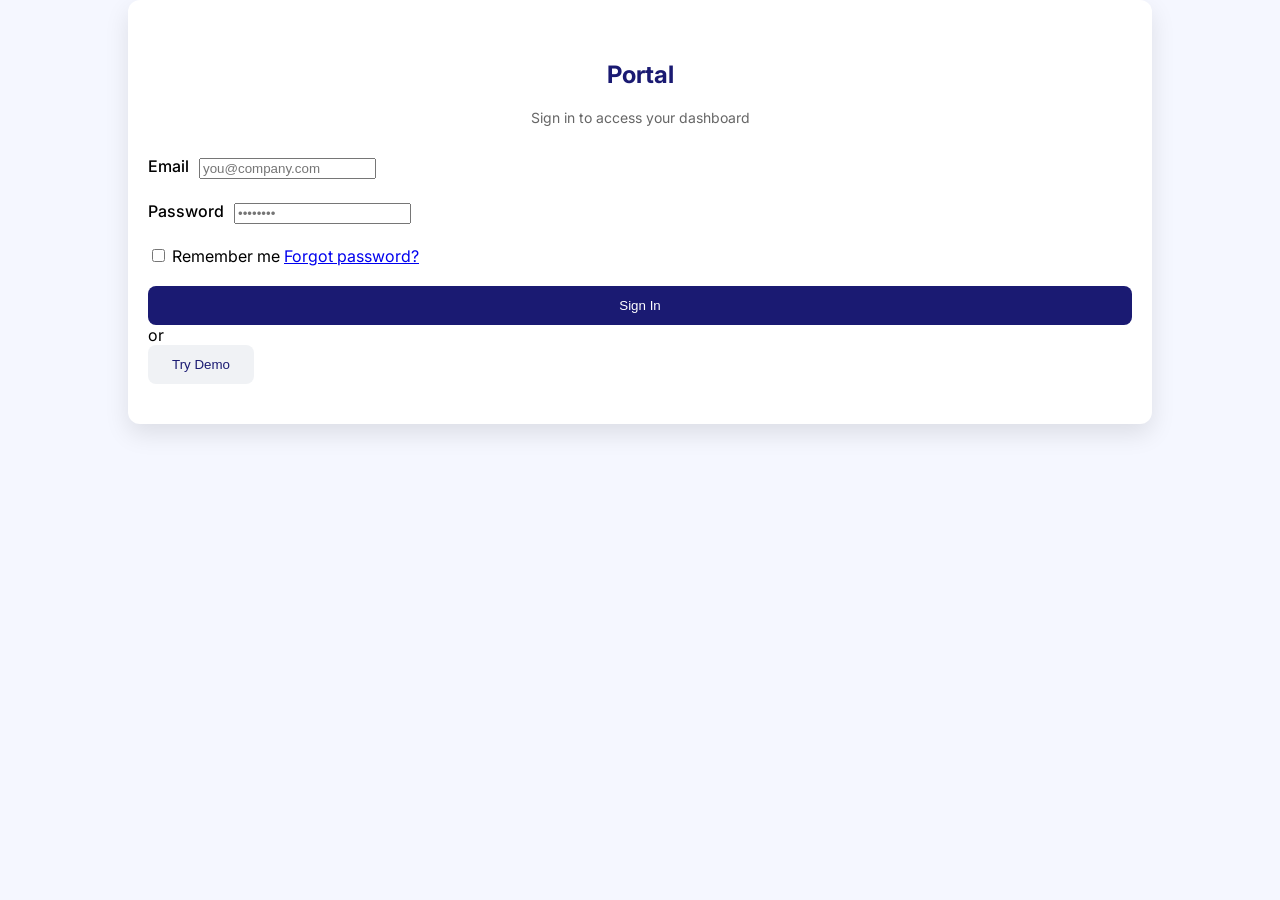
<file: index.html>
<!DOCTYPE html>
<html lang="en">
<head>
    <meta charset="UTF-8">
    <meta name="viewport" content="width=device-width, initial-scale=1.0">
    <title>Portal - Login</title>
    <link rel="stylesheet" href="styles.css">
    <link rel="preconnect" href="https://fonts.googleapis.com">
    <link rel="preconnect" href="https://fonts.gstatic.com" crossorigin>
    <link href="https://fonts.googleapis.com/css2?family=Inter:wght@300;400;500;600;700&display=swap" rel="stylesheet">
</head>
<body>
    <!-- Login Section -->
    <section id="login-section" class="section active">
        <div class="container">
            <div class="login-card">
                <div class="brand">
                    <h1>Portal</h1>
                    <p>Sign in to access your dashboard</p>
                </div>
                <form id="login-form" class="form">
                    <div class="form-group">
                        <label for="email">Email</label>
                        <input type="email" id="email" name="email" placeholder="you@company.com" required>
                    </div>
                    <div class="form-group">
                        <label for="password">Password</label>
                        <input type="password" id="password" name="password" placeholder="••••••••" required>
                    </div>
                    <div class="form-options">
                        <label class="checkbox">
                            <input type="checkbox" id="remember"> Remember me
                        </label>
                        <a href="#" class="link">Forgot password?</a>
                    </div>
                    <button type="submit" class="btn btn-primary">Sign In</button>
                </form>
                <div class="divider">
                    <span>or</span>
                </div>
                <button class="btn btn-secondary" id="demo-btn">Try Demo</button>
            </div>
        </div>
    </section>

    <script src="auth.js"></script>
</body>
</html>
</file>
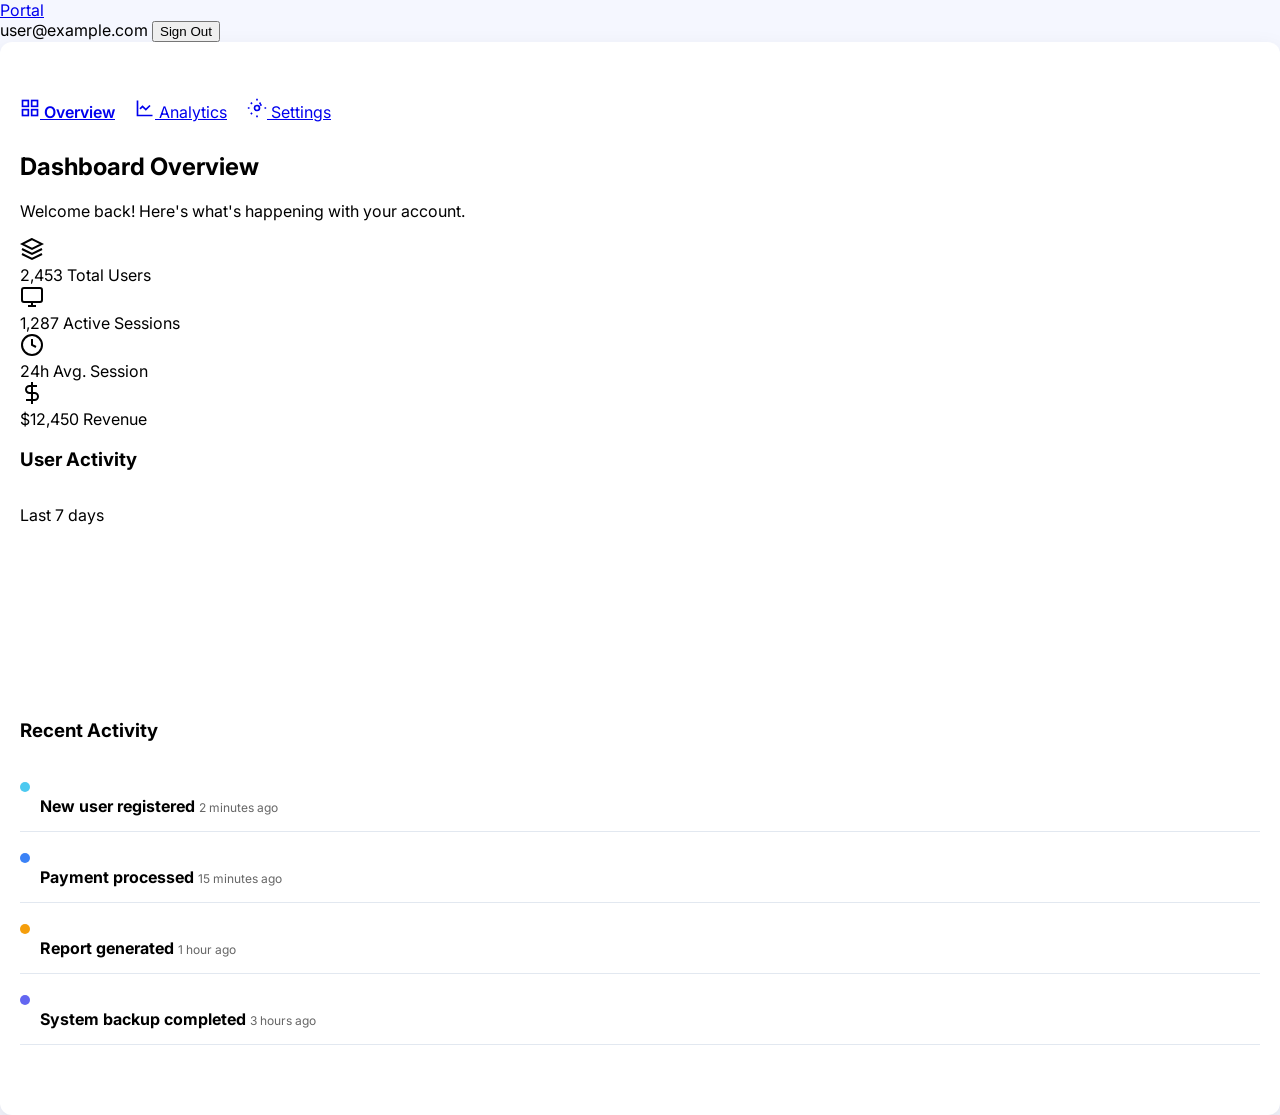
<file: dashboard.html>
<!DOCTYPE html>
<html lang="en">
<head>
    <meta charset="UTF-8">
    <meta name="viewport" content="width=device-width, initial-scale=1.0">
    <title>Portal - Dashboard</title>
    <link rel="stylesheet" href="styles.css">
    <link rel="preconnect" href="https://fonts.googleapis.com">
    <link rel="preconnect" href="https://fonts.gstatic.com" crossorigin>
    <link href="https://fonts.googleapis.com/css2?family=Inter:wght@300;400;500;600;700&display=swap" rel="stylesheet">
</head>
<body>
    <nav class="navbar">
        <div class="nav-brand">
            <a href="index.html" class="logo">Portal</a>
        </div>
        <div class="nav-user">
            <span id="user-email">user@example.com</span>
            <button id="logout-btn" class="btn-small">Sign Out</button>
        </div>
    </nav>

    <main class="dashboard">
        <aside class="sidebar">
            <ul class="nav-menu">
                <li class="nav-item active">
                    <a href="dashboard.html" class="nav-link">
                        <svg width="20" height="20" viewBox="0 0 24 24" fill="none" stroke="currentColor" stroke-width="2">
                            <rect x="3" y="3" width="7" height="7"></rect>
                            <rect x="14" y="3" width="7" height="7"></rect>
                            <rect x="14" y="14" width="7" height="7"></rect>
                            <rect x="3" y="14" width="7" height="7"></rect>
                        </svg>
                        Overview
                    </a>
                </li>
                <li class="nav-item">
                    <a href="analytics.html" class="nav-link">
                        <svg width="20" height="20" viewBox="0 0 24 24" fill="none" stroke="currentColor" stroke-width="2">
                            <path d="M3 3v18h18"></path>
                            <path d="M18 9l-5 5-4-4-3 3"></path>
                        </svg>
                        Analytics
                    </a>
                </li>
                <li class="nav-item">
                    <a href="settings.html" class="nav-link">
                        <svg width="20" height="20" viewBox="0 0 24 24" fill="none" stroke="currentColor" stroke-width="2">
                            <circle cx="12" cy="12" r="3"></circle>
                            <path d="M12 1v2m0 18v2m11-11h-2M3 12H1m15.364-6.364l-1.414 1.414M6.05 17.95l-1.414 1.414m0-13.828l1.414 1.414m11.313.707l-1.414 1.414"></path>
                        </svg>
                        Settings
                    </a>
                </li>
            </ul>
        </aside>

        <div class="main-content">
            <!-- Overview Panel -->
            <section id="overview" class="panel active">
                <header class="panel-header">
                    <h2>Dashboard Overview</h2>
                    <p class="subtitle">Welcome back! Here's what's happening with your account.</p>
                </header>

                <div class="stats-grid">
                    <div class="stat-card">
                        <div class="stat-icon blue">
                            <svg width="24" height="24" viewBox="0 0 24 24" fill="none" stroke="currentColor" stroke-width="2">
                                <path d="M12 2L2 7l10 5 10-5-10-5z"></path>
                                <path d="M2 17l10 5 10-5"></path>
                                <path d="M2 12l10 5 10-5"></path>
                            </svg>
                        </div>
                        <div class="stat-info">
                            <span class="stat-value">2,453</span>
                            <span class="stat-label">Total Users</span>
                        </div>
                    </div>
                    <div class="stat-card">
                        <div class="stat-icon green">
                            <svg width="24" height="24" viewBox="0 0 24 24" fill="none" stroke="currentColor" stroke-width="2">
                                <rect x="2" y="3" width="20" height="14" rx="2" ry="2"></rect>
                                <line x1="8" y1="21" x2="16" y2="21"></line>
                                <line x1="12" y1="17" x2="12" y2="21"></line>
                            </svg>
                        </div>
                        <div class="stat-info">
                            <span class="stat-value">1,287</span>
                            <span class="stat-label">Active Sessions</span>
                        </div>
                    </div>
                    <div class="stat-card">
                        <div class="stat-icon orange">
                            <svg width="24" height="24" viewBox="0 0 24 24" fill="none" stroke="currentColor" stroke-width="2">
                                <circle cx="12" cy="12" r="10"></circle>
                                <polyline points="12 6 12 12 16 14"></polyline>
                            </svg>
                        </div>
                        <div class="stat-info">
                            <span class="stat-value">24h</span>
                            <span class="stat-label">Avg. Session</span>
                        </div>
                    </div>
                    <div class="stat-card">
                        <div class="stat-icon purple">
                            <svg width="24" height="24" viewBox="0 0 24 24" fill="none" stroke="currentColor" stroke-width="2">
                                <line x1="12" y1="1" x2="12" y2="23"></line>
                                <path d="M17 5H9.5a3.5 3.5 0 0 0 0 7h5a3.5 3.5 0 0 1 0 7H6"></path>
                            </svg>
                        </div>
                        <div class="stat-info">
                            <span class="stat-value">$12,450</span>
                            <span class="stat-label">Revenue</span>
                        </div>
                    </div>
                </div>

                <div class="charts-section">
                    <div class="chart-container">
                        <h3>User Activity</h3>
                        <div class="chart-placeholder">
                            <div class="bar-chart">
                                <div class="bar" style="--height: 60%"></div>
                                <div class="bar" style="--height: 80%"></div>
                                <div class="bar" style="--height: 45%"></div>
                                <div class="bar" style="--height: 90%"></div>
                                <div class="bar" style="--height: 70%"></div>
                                <div class="bar" style="--height: 85%"></div>
                                <div class="bar" style="--height: 55%"></div>
                            </div>
                            <p class="chart-label">Last 7 days</p>
                        </div>
                    </div>
                    <div class="chart-container">
                        <h3>Recent Activity</h3>
                        <ul class="activity-list">
                            <li class="activity-item">
                                <span class="activity-dot green"></span>
                                <div class="activity-content">
                                    <strong>New user registered</strong>
                                    <span class="activity-time">2 minutes ago</span>
                                </div>
                            </li>
                            <li class="activity-item">
                                <span class="activity-dot blue"></span>
                                <div class="activity-content">
                                    <strong>Payment processed</strong>
                                    <span class="activity-time">15 minutes ago</span>
                                </div>
                            </li>
                            <li class="activity-item">
                                <span class="activity-dot orange"></span>
                                <div class="activity-content">
                                    <strong>Report generated</strong>
                                    <span class="activity-time">1 hour ago</span>
                                </div>
                            </li>
                            <li class="activity-item">
                                <span class="activity-dot purple"></span>
                                <div class="activity-content">
                                    <strong>System backup completed</strong>
                                    <span class="activity-time">3 hours ago</span>
                                </div>
                            </li>
                        </ul>
                    </div>
                </div>
            </section>
        </div>
    </main>

    <script src="dashboard.js"></script>
</body>
</html>
</file>
<file: styles.css>
/*
CSS Styles for Customer Portal
*/
body {
    margin: 0;
    font-family: 'Inter', sans-serif;
    background-color: #f5f7ff;
}

.section {
    position: relative;
    opacity: 0;
    transition: all 0.5s ease-in-out;
}

.section.active {
    opacity: 1;
    position: relative;
}

.container {
    max-width: 1024px;
    margin: 0 auto;
    padding: 0 20px;
}

.login-card,
.dashboard {
    background-color: #ffffff;
    padding: 40px 20px;
    border-radius: 12px;
    box-shadow: 0 10px 25px rgba(0, 0, 0, 0.1);
}

.brand {
    text-align: center;
    margin-bottom: 30px;
}

.brand h1 {
    font-weight: 700;
    color: #1a1a72;
}

.brand p {
    color: #666666;
    font-size: 14px;
}

.form {
    display: flex; flex-direction: column;
    gap: 20px;
}

.form-group {
    display: flex;
    align-items: center;
    gap: 10px;
}

.input-group {
    flex: 1;
    display: flex;
    align-items: center;
    border: 1px solid #e2e8f0;
    border-radius: 8px;
    padding: 12px;
}

.input-group input {
    flex: 1;
    border: none;
    outline: none;
    font-family: 'Inter', sans-serif;
}

.btn {
    background-color: #1a1a72;
    color: white;
    border: none;
    padding: 12px 24px;
    border-radius: 8px;
    cursor: pointer;
    font-weight: 500;
    transition: all 0.3s ease;
}

.btn:hover {
    background-color: #1a1a72;
    transform: translateY(-2px);
    box-shadow: 0 4px 6px rgba(0, 0, 0, 0.1);
}

.btn-secondary {
    background-color: #f0f2f5;
    color: #1a1a72;
}

.btn-secondary:hover {
    background-color: #e2e8f0;
}

.nav-menu {
    display: flex;
    list-style: none;
    padding: 0;
    gap: 20px;
    margin-bottom: 30px;
}

.nav-item {
    display: flex;
    align-items: center;
    gap: 8px;
}

.nav-item.active {
    font-weight: 600;
    color: #1a1a72;
}

.chart-container {
    margin-bottom: 30px;
}

.chart-placeholder {
    height: 200px;
    position: relative;
}

.bar {
    height: 100%;
    width: 100%;
    background-color: #e2e8f0;
    border-radius: 4px;
    transition: height 0.3s ease;
}

.bar-chart {
    display: flex;
    align-items: flex-end;
    gap: 4px;
}

.activity-list {
    list-style: none;
    padding: 0;
}

.activity-item {
    padding: 15px 0;
    border-bottom: 1px solid #e2e8f0;
}

.activity-dot {
    width: 10px;
    height: 10px;
    border-radius: 50%;
    display: inline-block;
}

.activity-dot.green {
    background-color: #4cc9f0;
}

.activity-dot.blue {
    background-color: #3b82f6;
}

.activity-dot.orange {
    background-color: #f59e0b;
}

.activity-dot.purple {
    background-color: #6366f1;
}

.activity-content {
    margin-left: 20px;
}

.activity-time {
    color: #666666;
    font-size: 12px;
}

.settings-form {
    display: grid;
    grid-template-columns: repeat(auto-fit, minmax(300px, 1fr));
    gap: 20px;
}

.form-group label {
    display: block;
    margin-bottom: 5px;
    font-weight: 500;
}

.switch {
    display: flex;
    align-items: center;
    gap: 8px;
}

.switch input {
    width: 20px;
    height: 20px;
    border: 2px solid #e2e8f0;
    border-radius: 50%;
    outline: none;
}

.switch input:checked {
    background-color: #1a1a72;
    border-color: #1a1a72;
}

/* Responsive */
@media (max-width: 768px) {
    .container {
        padding: 0 10px;
    }
    .form-group {
        flex-direction: column;
    }
    .form-group input {
        margin-top: 5px;
    }
}
</file>
